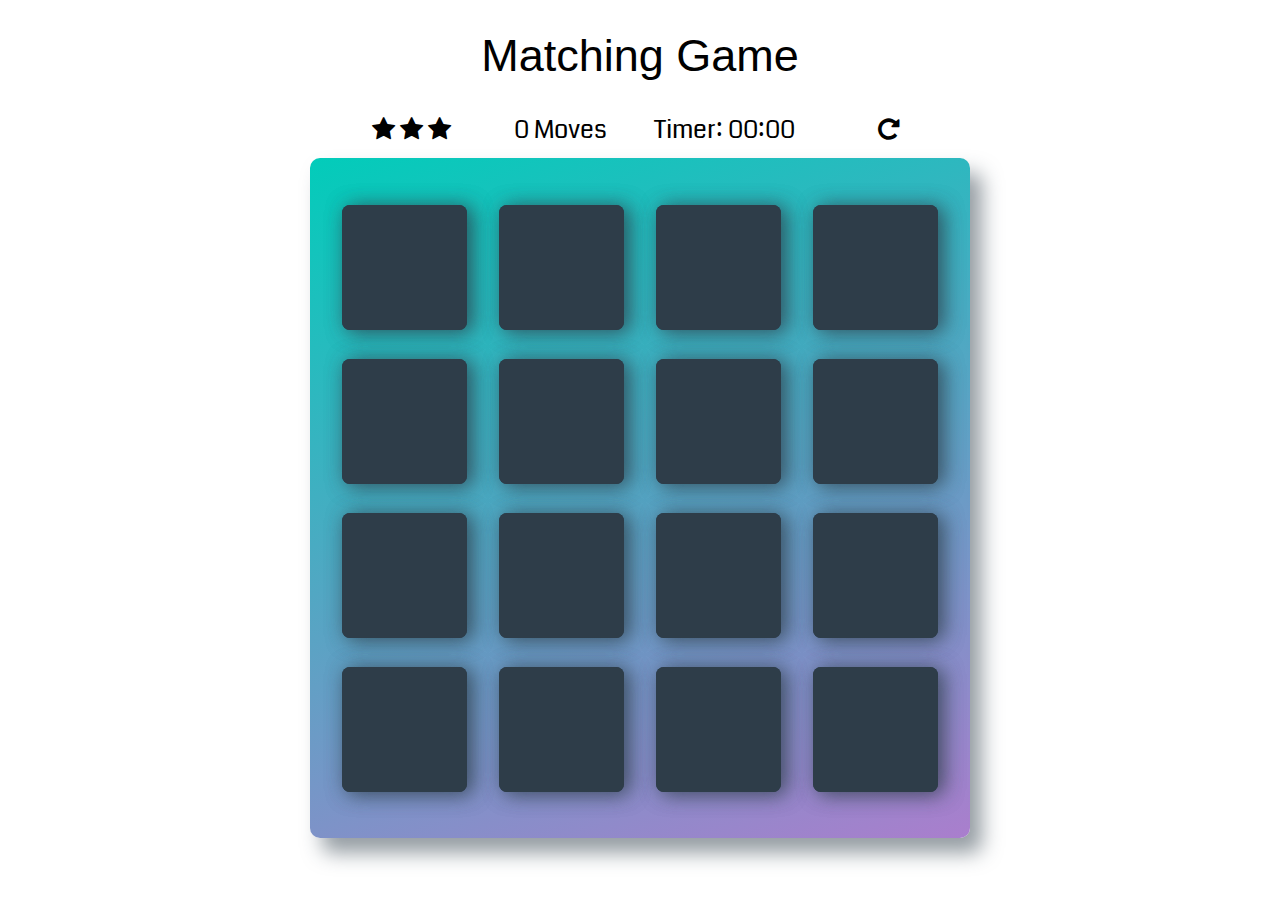
<file: index.html>
<!DOCTYPE html>
<html lang="en" >
<head>
  <meta charset="UTF-8">
  <title>Memory Game</title>
  <link rel="stylesheet" href="css/app.css">

</head>
<body>
<!-- partial:index.partial.html -->
<!doctype html>
<html lang="en">
<head>
  <meta charset="utf-8">
  <title>Matching Game</title>
  <meta name="viewport" content="width=device-width, initial-scale=1.0">
  <link rel="stylesheet prefetch" href="https://maxcdn.bootstrapcdn.com/font-awesome/4.6.1/css/font-awesome.min.css">
  <link rel="stylesheet prefetch" href="https://fonts.googleapis.com/css?family=Coda">
  <link rel="stylesheet" href="css/app.css">
</head>
<body>

  <div class="container">
    <header>
        <h1 class="title">Matching Game</h1>
    </header>

    <section class="score-panel">
    	<ul class="stars">
    		<li><i class="fa fa-star" id="star1"></i></li>
    		<li><i class="fa fa-star" id="star2"></i></li>
    		<li><i class="fa fa-star" id="star3"></i></li>
    	</ul>

      <div class="moves-container">
    	  <span class="moves-number">0</span> <span class ="moves-text">Moves</span>
      </div>

      <div class="timer">
        <span class="timer-label">Timer: </span><span class="timer-minutes">00</span>:<span class="timer-seconds">00</span>
      </div>

      <div class="restart">
    		<i class="fa fa-repeat"></i>
    	</div>
    </section>

    <ul class="deck">
    </ul>

    <div class="congrats-background">
      <div class="congrats-popup">
        <div class="congrats-container">
          <h1 class="congrats-heading">Congradulations!</h1>
          <h2>You won the game in:</h2>
          <h2><span class="congrats-minutes">0</span> minutes and <span class="congrats-seconds">0</span> seconds</h2>
          <h2><span class="congrats-moves">0</span> Moves</h2>
          <h2><span class="congrats-stars">0</span><span class="congrats-stars-text"> Stars</span></h2>

          <button type="button" class="congrats-button">Click here to play again!</button>
        </div>
      </div>
    </div>
  </div>

  <script src="js/app.js"></script>
</body>
</html>
<!-- partial -->
  <script  src="js/app.js"></script>

</body>
</html>
</file>
<file: css/app.css>
/* ----------------------------------GENERAL--------------------------------- */
html {
  box-sizing: border-box;
}

*,
*::before,
*::after {
  box-sizing: inherit;
}

html,
body {
  width: 100%;
  height: 100%;
  margin: 0;
  padding: 0;
}

body {
  background: #ffffff url("https://i.imgur.com/iXq7hZc.png"); /* Background pattern from Subtle Patterns */
  font-family: 'Coda', cursive;
}

.container {
  display: flex;
  justify-content: center;
  align-items: center;
  flex-direction: column;
}

.title {
  font-family: 'Open Sans', sans-serif;
  font-size: 45px;
  font-weight: 300;
}

/* -------------------------------DECK OF CARDS------------------------------ */

.deck {
  width: 660px;
  min-height: 680px;
  background: linear-gradient(160deg, #02ccba 0%, #aa7ecd 100%);
  padding: 32px;
  border-radius: 10px;
  box-shadow: 12px 15px 20px 0 rgba(46, 61, 73, 0.5);
  display: flex;
  flex-wrap: wrap;
  justify-content: space-between;
  align-items: center;
  margin: 0 0 3em;
}

.deck .card {
  height: 125px;
  width: 125px;
  background: #2e3d49;
  font-size: 0;
  color: #ffffff;
  border-radius: 8px;
  cursor: pointer;
  display: flex;
  justify-content: center;
  align-items: center;
  box-shadow: 5px 2px 20px 0 rgba(46, 61, 73, 0.5);
}

.deck .card.open {
  transform: rotateY(0);
  background: #02b3e4;
  cursor: default;
}

.deck .card.show {
  font-size: 33px;
}

.deck .card.match {
  cursor: default;
  background: #02ccba;
  font-size: 33px;
  animation-name: spin;
  animation-duration: 1000ms;
  animation-timing-function: linear;
}


.deck .card.wrong {
  cursor: default;
  background: #ff0000;
  font-size: 33px;
  animation-name: shake;
  animation-duration: 1000ms;
  animation-timing-function: linear;
}

/* Animation from http://jsfiddle.net/gaby/9Ryvs/7/ */
@keyframes spin {
  from {
    transform: rotate(0deg);
  }
  to {
    transform: rotate(360deg);
  }
}

/* Animation from https://www.tutorialspoint.com/css/css_animation_shake.htm */
@keyframes shake {
 0%, 100% {
    transform: translateX(0);
 }
 10%, 30%, 50%, 70%, 90% {
    transform: translateX(-7.5px);
 }
 20%, 40%, 60%, 80% {
    transform: translateX(7.5px);
  }
}
/* --------------------------------SCORE PANEL------------------------------- */

.score-panel {
  display: flex;
  flex-direction: row;
  justify-content: center;
  align-items: center;
  text-align: center;
  width: 660px;
  margin-bottom: 10px;
  font-size: 25px;
}

.score-panel .stars {
  width: 165px;
  margin: 0;
  margin: 0 5px 0 0;
}

.score-panel .stars li {
  list-style: none;
  display: inline-block;
}

.score-panel .moves-container {
  width: 165px;
}

.score-panel .timer {
  width: 165px;
}

.score-panel .restart {
  width: 165px;
  cursor: pointer;
}

/* -----------------------------------POPUP---------------------------------- */

.congrats-background {
  width: 100%;
  height: 100%;
  display: none;
  position: fixed;
  flex-direction: row;
  justify-content: center;
  align-items: center;
  z-index: 1;
  left: 0;
  top: 0;
  background-color: rgb(0,0,0);
  background-color: rgba(0,0,0,0.4);
}

 .congrats-popup {
   width: 20%;
   padding-bottom: 30px;
   text-align: center;
   display: none; /* Hidden by default; changes to flex when user wins */
   position: fixed;
   flex-direction: row;
   justify-content: center;
   align-items: center;
   background: #ffffff url('../img/geometry2.png'); /* Background pattern from Subtle Patterns */
   border-radius: 8px;
   box-shadow: 12px 15px 20px 0 rgba(46, 61, 73, 0.5);
 }

 .congrats-heading {
   background: linear-gradient(160deg, #02ccba 0%, #aa7ecd 100%);
   -webkit-background-clip: text;
	 -webkit-text-fill-color: transparent;
 }

 .congrats-button {
   font-size: 20px;
   padding: 5px 10px;
   border-radius: 8px;
   color: #fff;
   background: linear-gradient(160deg, #02ccba 0%, #aa7ecd 100%);
 }

/* -------------------------------MEDIA QUERIES-------------------------------*/

/*SMALL DEVICES*/

@media screen and (max-width: 600px) {
  .title {
    font-size: 25px;
    padding-bottom: 15px;
  }

  .deck {
    width: 300px;
    min-height: 330px;
    padding: 12px;
  }

  .deck .card {
    height: 60px;
    width: 60px;
  }

  .deck .card.show {
    font-size: 15px;
  }

  .deck .card.match {
    font-size: 15px;
  }


  .deck .card.wrong {
    font-size: 15px;
  }

  .score-panel {
    width: 360px;
    font-size: 18.5px;
  }

  .score-panel .stars {
    width: 100px;
  }

  .score-panel .moves-container {
    width: 95px;
  }

  .score-panel .timer {
    width: 65px;
  }

  .score-panel .restart {
    width: 100px;
  }

  .congrats-background {
    width: 100%;
    height: 100%;
  }

   .congrats-popup {
     width: 80%;
     padding-bottom: 30px;
   }
}

/*MEDIUM DEVICES*/

@media screen and (min-width: 750px) and (max-width: 1050px) {
  .congrats-popup {
    width: 50%;
  }
}
</file>
